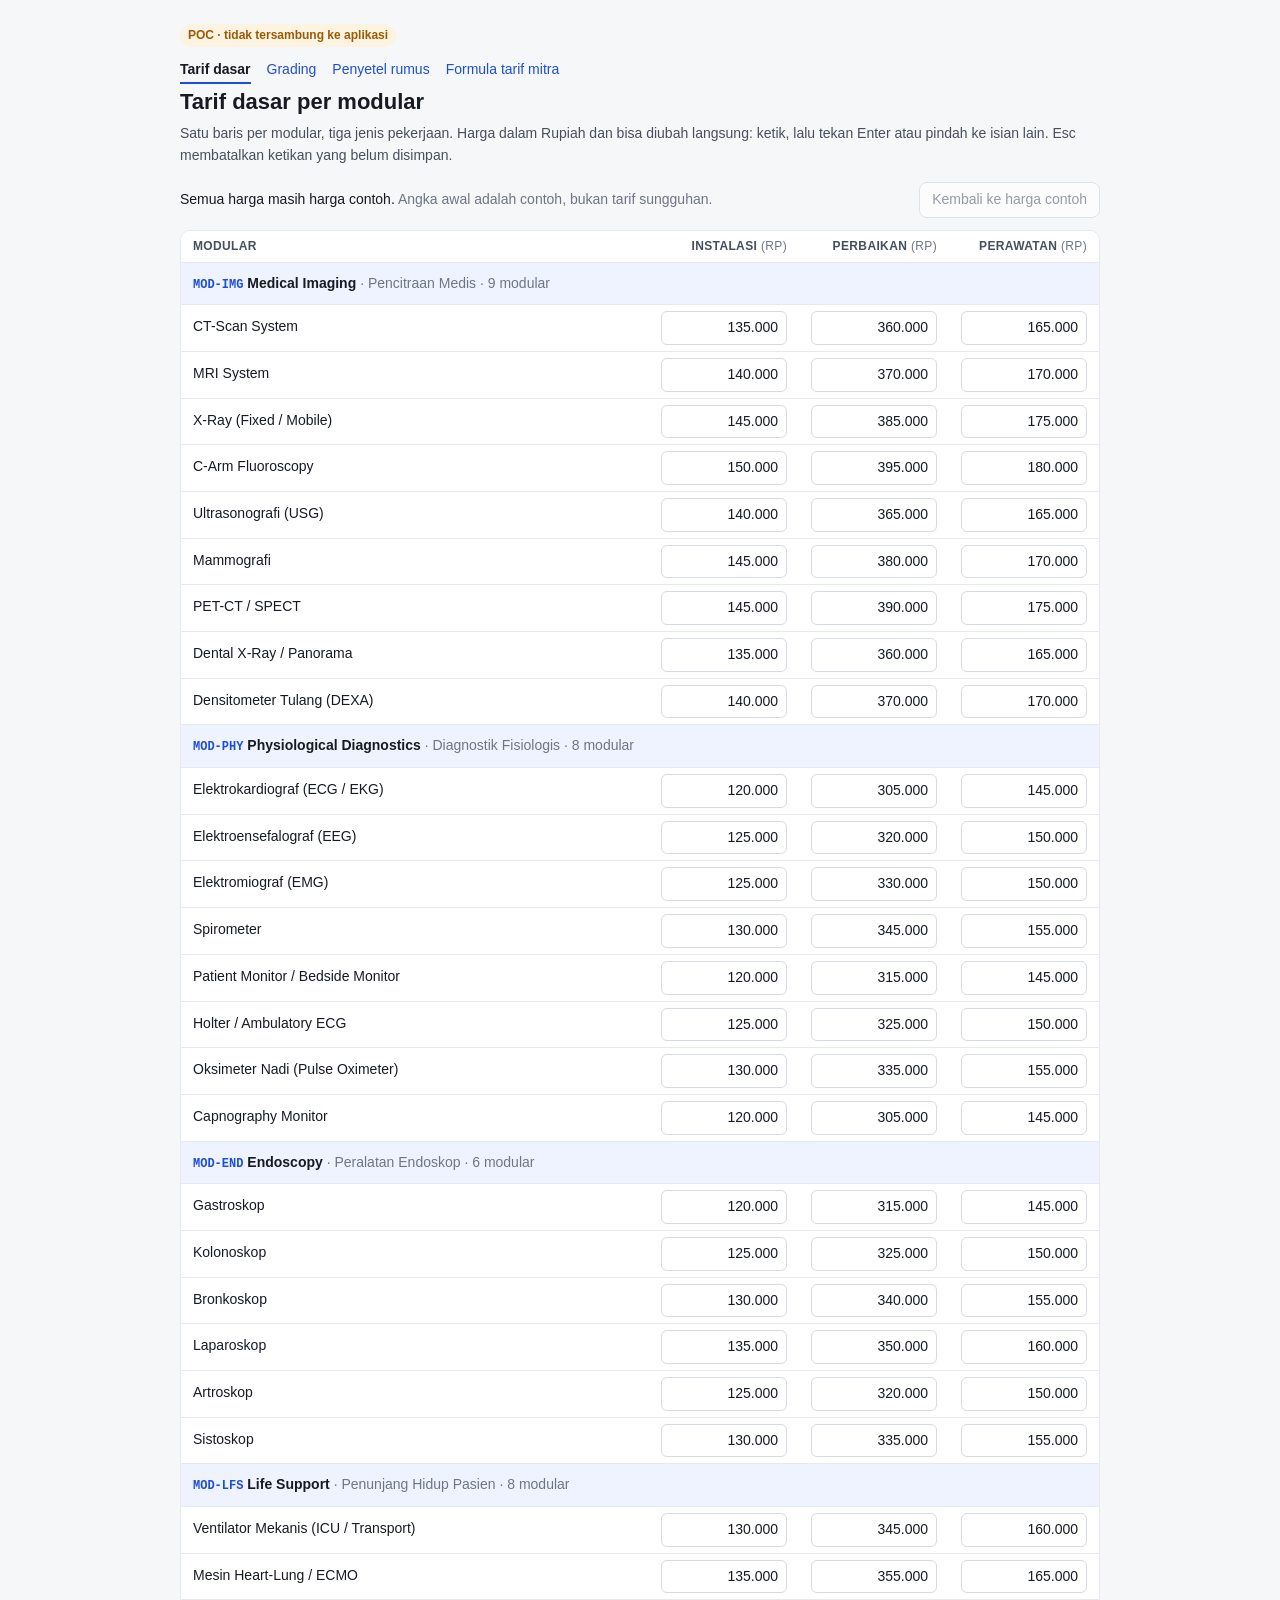
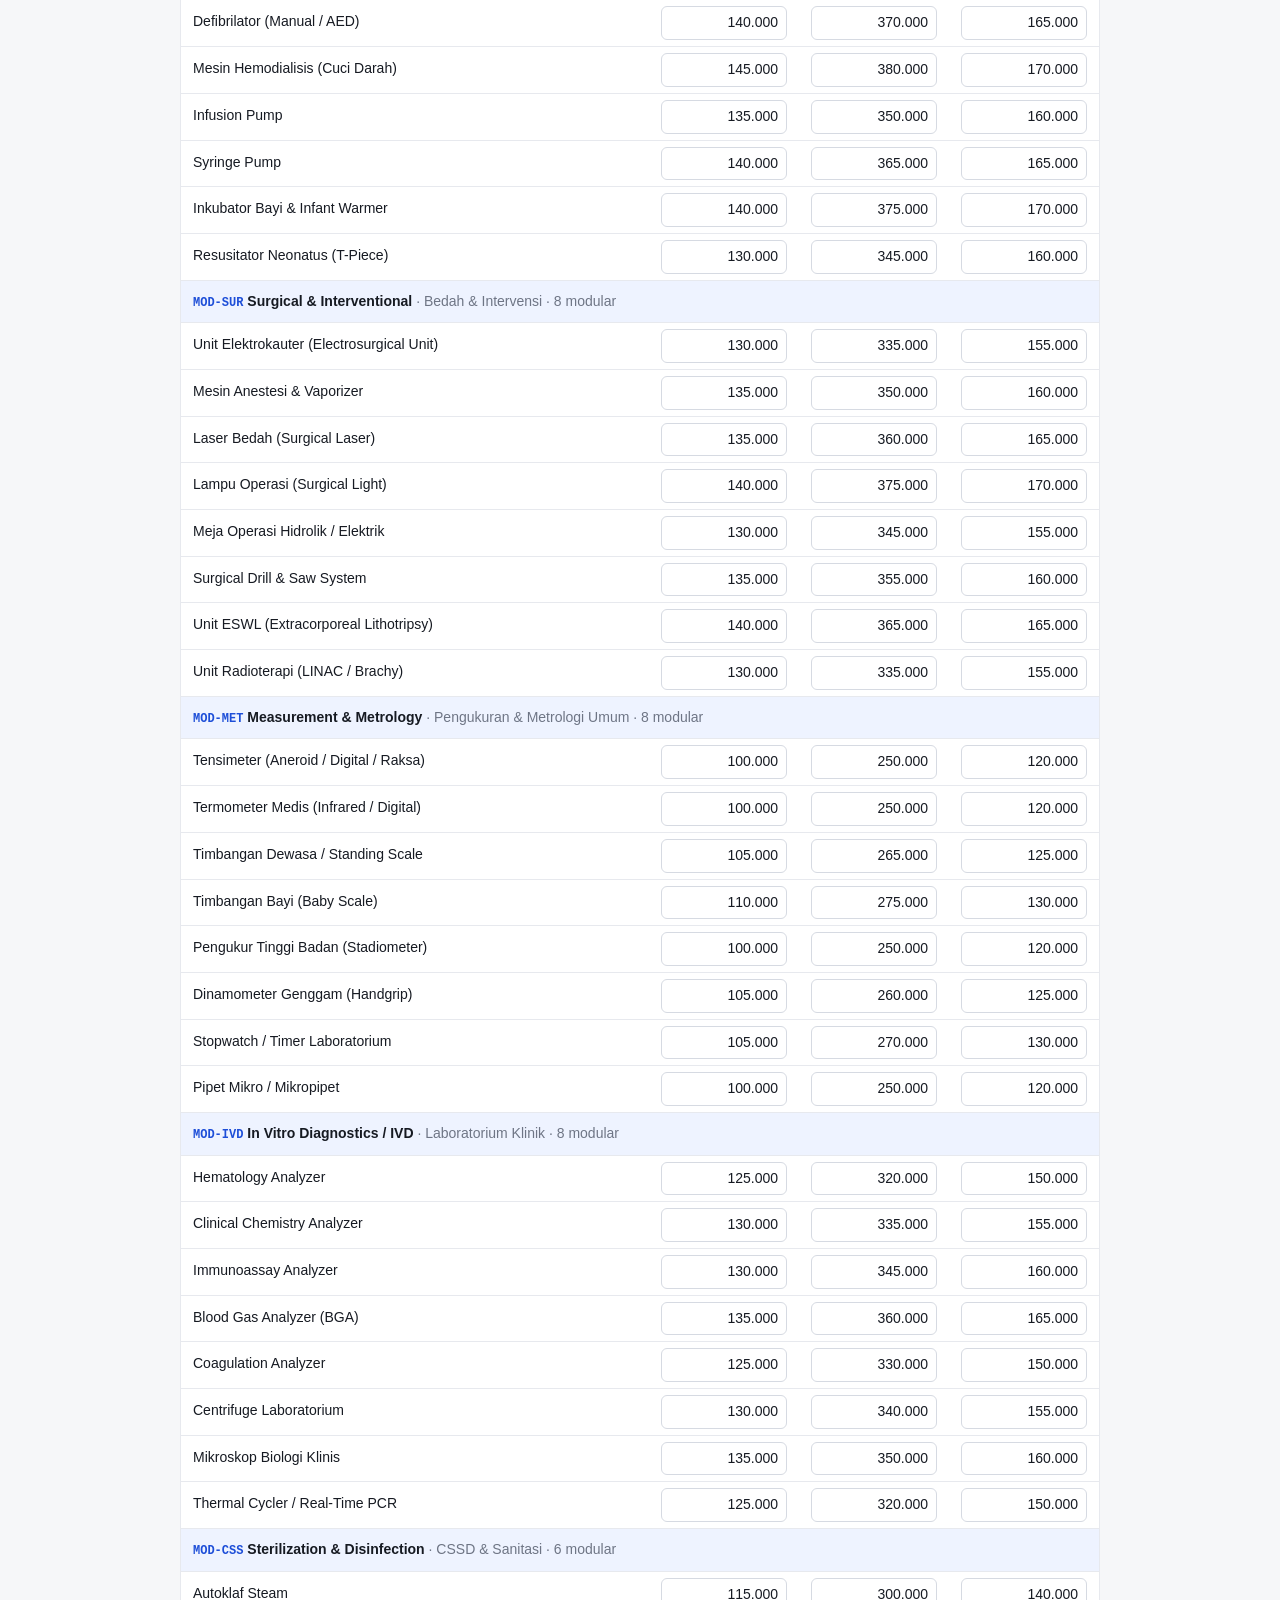
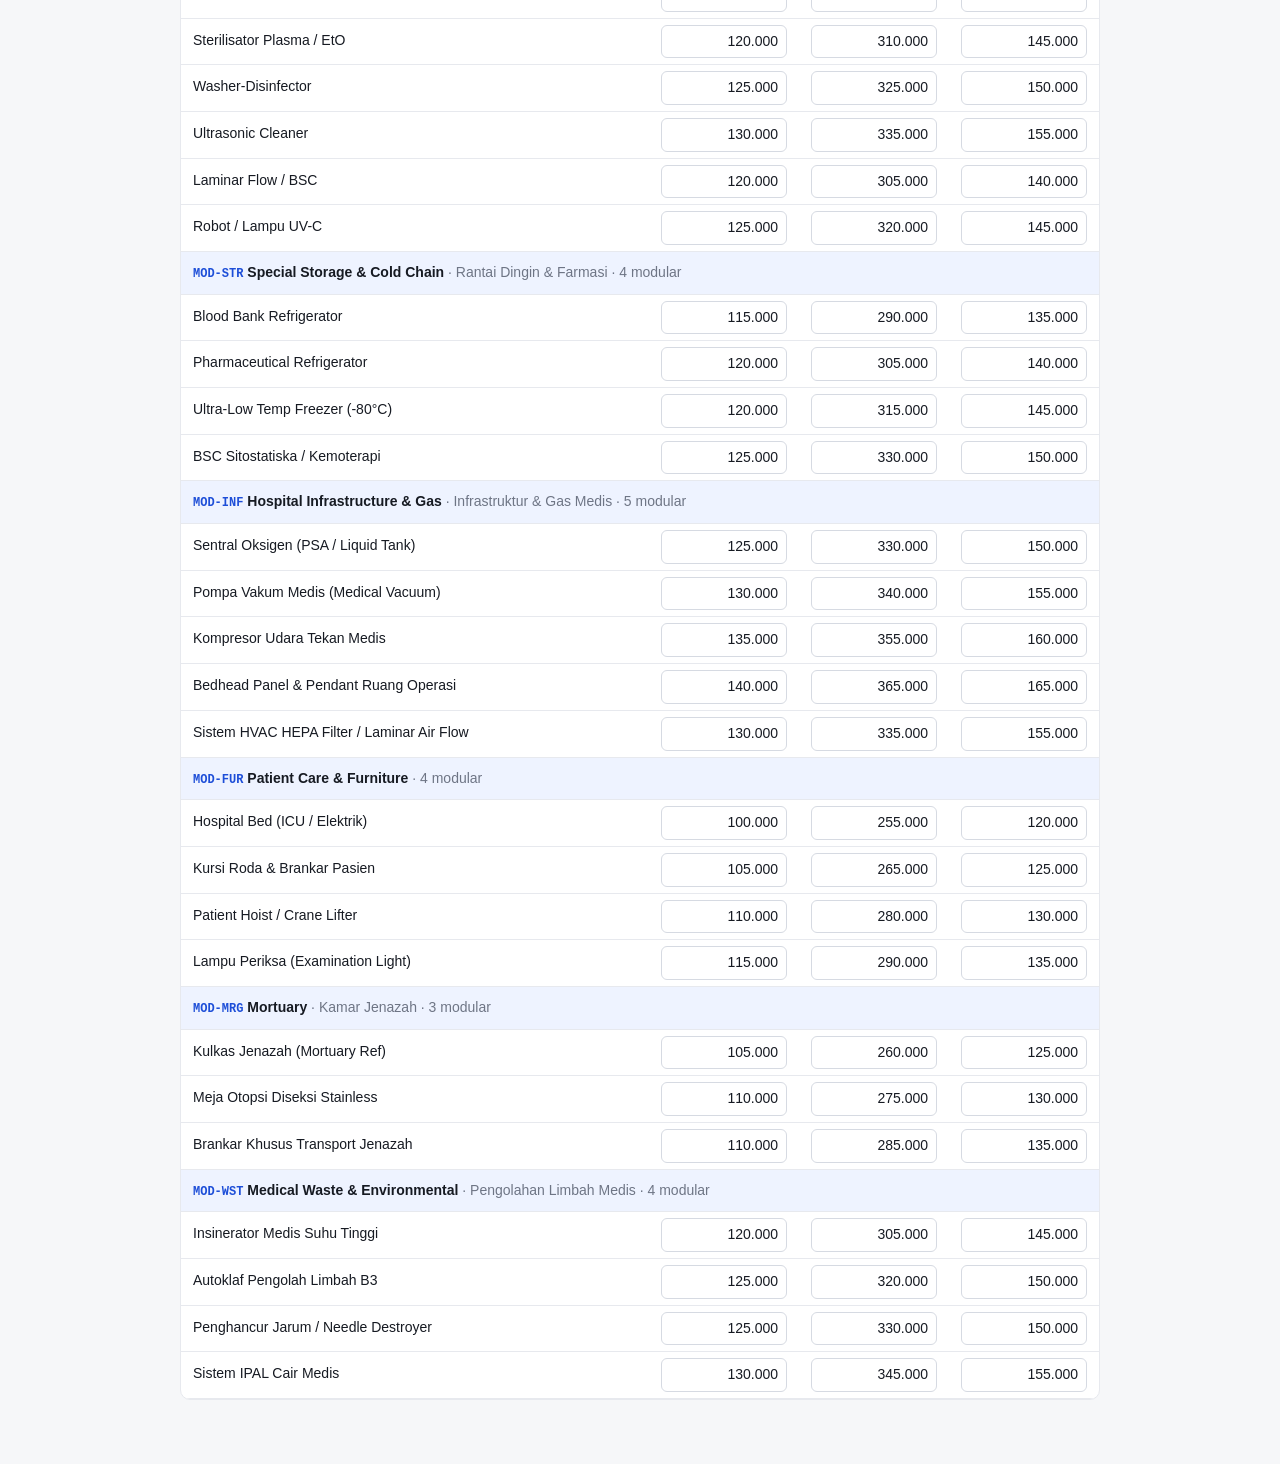
<file: index.html>
<!doctype html>
<html lang="id">
<head>
  <meta charset="utf-8">
  <meta name="robots" content="noindex, nofollow">
  <meta name="viewport" content="width=device-width, initial-scale=1">
  <title>NuKitu · POC tarif dasar per modular</title>
  <!--
    POC tarif (tiket 261027100801): tempat mencoba rumus tarif mitra tanpa
    menyentuh aplikasi utama, dashboard, atau servernya. Dibuka langsung dari
    berkas (file://): tanpa server, tanpa build, tanpa CDN. Skripnya skrip
    biasa, bukan modul — peramban menolak memuat modul dari file://.
  -->
  <link rel="stylesheet" href="app.css">
</head>
<body>
  <main class="halaman">
    <header class="kepala">
      <p class="label-poc">POC · tidak tersambung ke aplikasi</p>
      <nav class="nav" aria-label="Halaman POC">
        <a href="index.html" aria-current="page">Tarif dasar</a>
        <a href="grading.html">Grading</a>
        <a href="penyetel.html">Penyetel rumus</a>
        <a href="formula.html">Formula tarif mitra</a>
      </nav>
      <h1>Tarif dasar per modular</h1>
      <p class="pengantar">
        Satu baris per modular, tiga jenis pekerjaan. Harga dalam Rupiah dan
        bisa diubah langsung: ketik, lalu tekan Enter atau pindah ke isian lain.
        Esc membatalkan ketikan yang belum disimpan.
      </p>
    </header>

    <div id="aplikasi"></div>
    <noscript>Halaman ini butuh JavaScript.</noscript>
  </main>

  <script src="data.js"></script>
  <script src="penyimpanan.js"></script>
  <script src="harga.js"></script>
  <script src="app.js"></script>
</body>
</html>
</file>
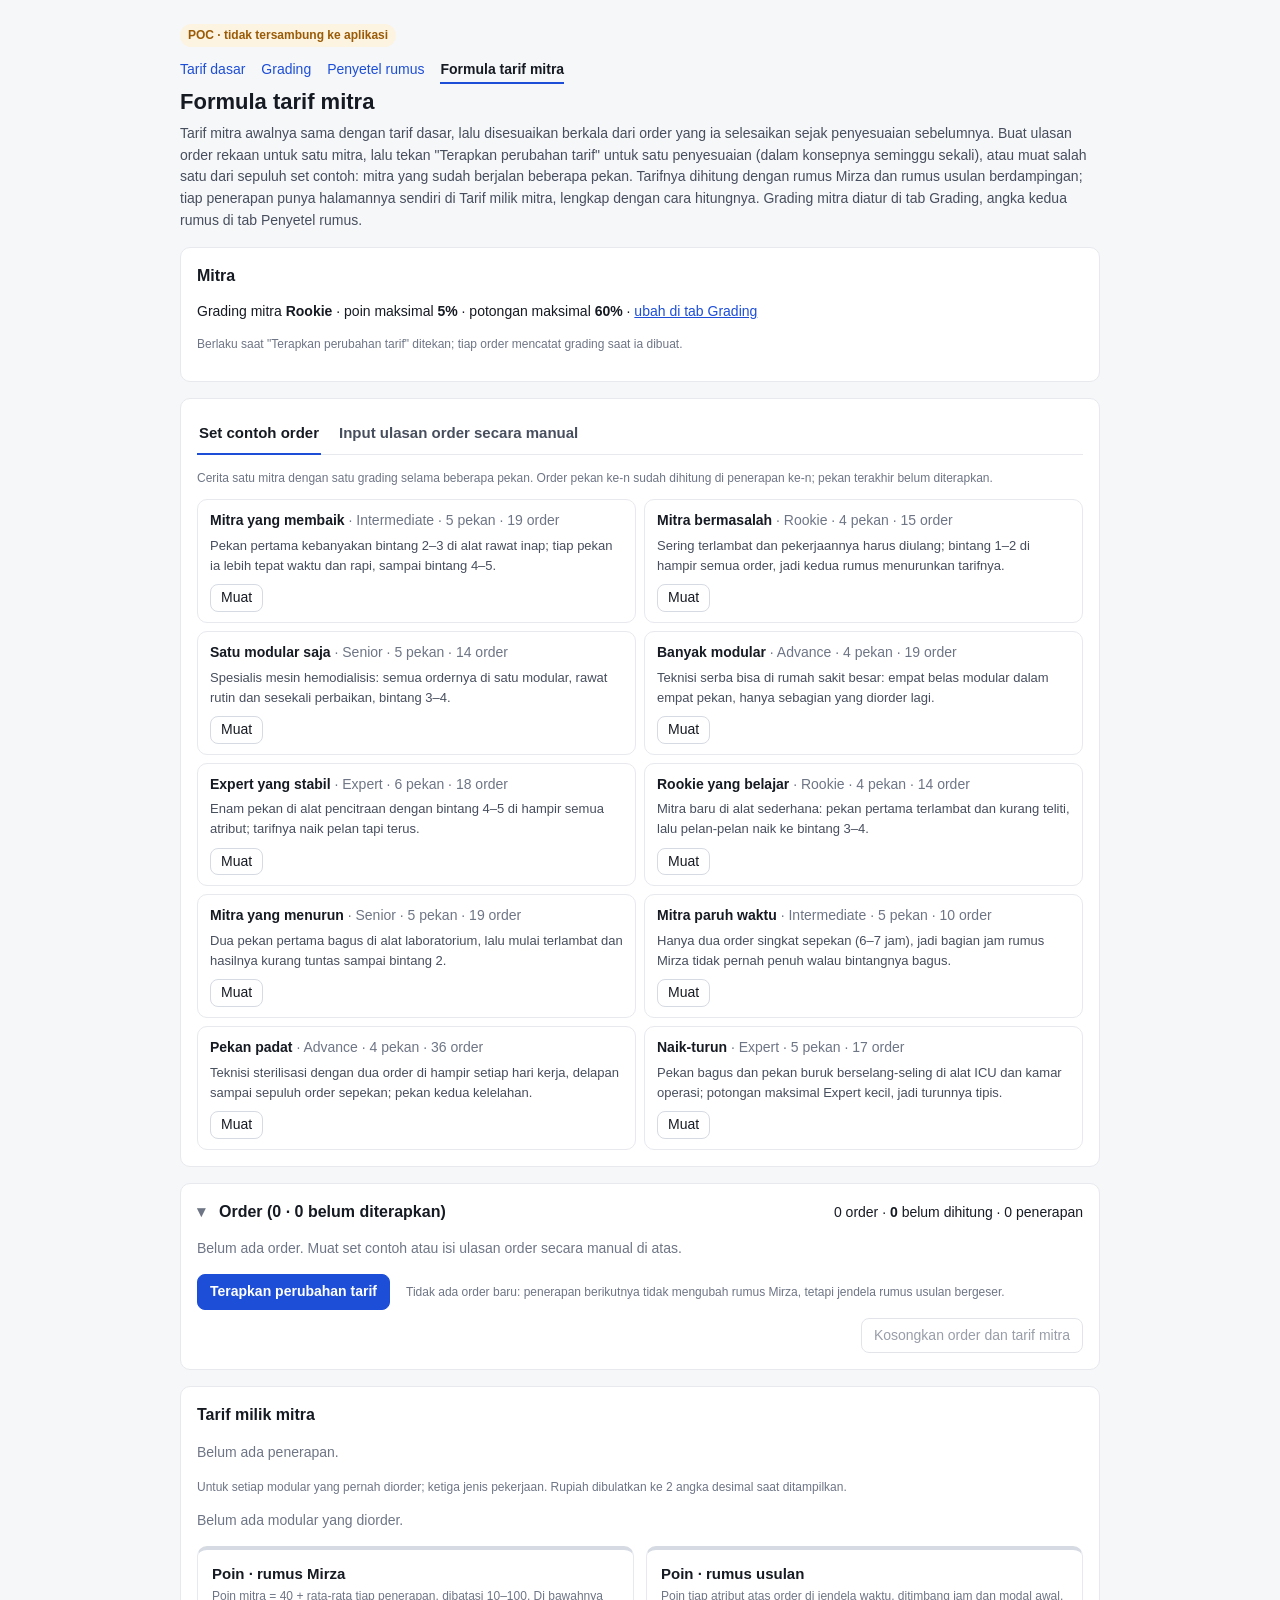
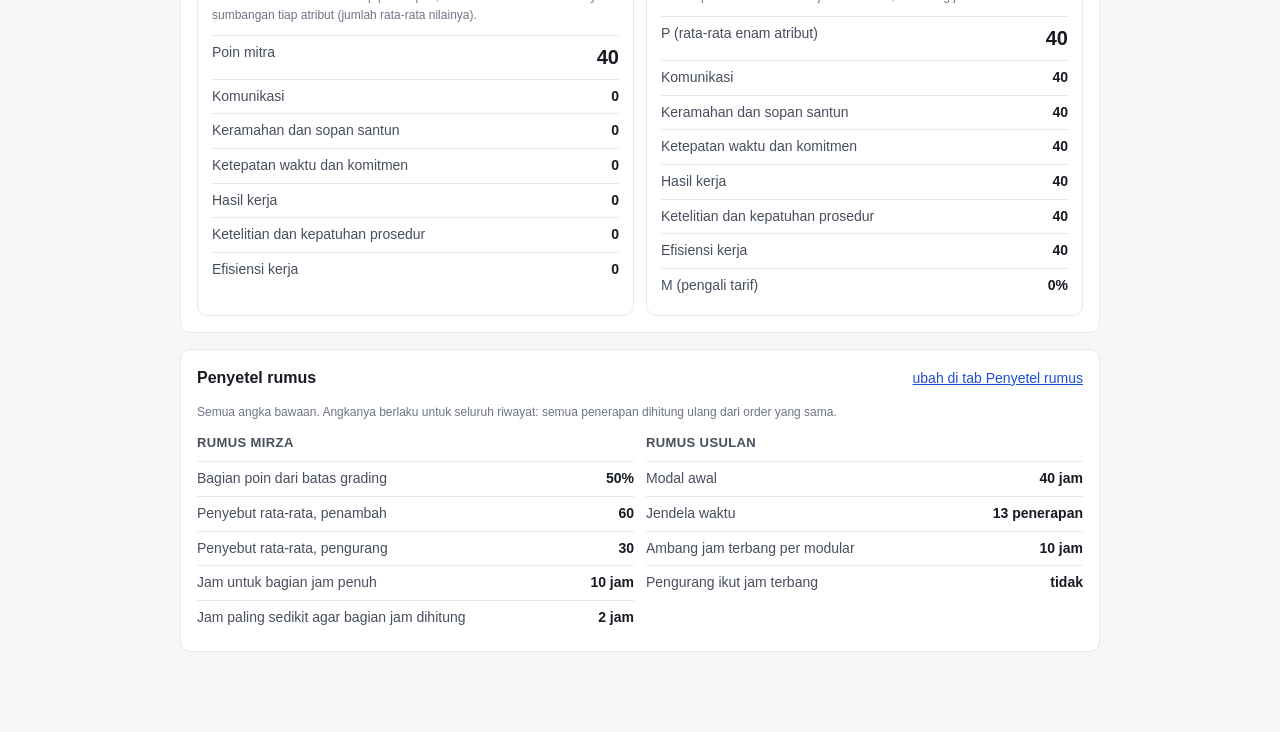
<file: formula.html>
<!doctype html>
<html lang="id">
<head>
  <meta charset="utf-8">
  <meta name="robots" content="noindex, nofollow">
  <meta name="viewport" content="width=device-width, initial-scale=1">
  <title>NuKitu · POC formula tarif mitra</title>
  <!--
    POC tab Formula tarif mitra (tiket 261030105302): order rekaan satu mitra,
    penyesuaian berkala ("Terapkan perubahan tarif"), dan tarif mitra menurut rumus
    Mirza dan rumus usulan berdampingan, dengan langkah hitungnya. Hitungannya
    di rumus.js, halamannya di formula.js. Tarif dasar dibaca lewat harga.js,
    batas grading lewat batas.js, grading mitra dan penyetel lewat
    pengaturan.js (diubah di tab Grading dan Penyetel rumus, tiket
    261030124701). Riwayat penerapan menyatu dengan Tarif milik mitra, tabel
    Order bisa dilipat dan disaring (tiket 261030134401). Tiap order punya
    hari ("Pekan n · Hari") dan ada sepuluh set contoh order di contoh.js
    (tiket 261030141201). Tabel Order, tabel Tarif milik mitra, dan kartu
    langkah hitung digulir di tempat (tiket 261030162901). Dibuka dari
    file://, tanpa server, build, atau CDN.
  -->
  <link rel="stylesheet" href="app.css">
</head>
<body>
  <main class="halaman">
    <header class="kepala">
      <p class="label-poc">POC · tidak tersambung ke aplikasi</p>
      <nav class="nav" aria-label="Halaman POC">
        <a href="index.html">Tarif dasar</a>
        <a href="grading.html">Grading</a>
        <a href="penyetel.html">Penyetel rumus</a>
        <a href="formula.html" aria-current="page">Formula tarif mitra</a>
      </nav>
      <h1>Formula tarif mitra</h1>
      <p class="pengantar">
        Tarif mitra awalnya sama dengan tarif dasar, lalu disesuaikan berkala
        dari order yang ia selesaikan sejak penyesuaian sebelumnya. Buat ulasan
        order rekaan untuk satu mitra, lalu tekan "Terapkan perubahan tarif" untuk
        satu penyesuaian (dalam konsepnya seminggu sekali), atau muat salah satu
        dari sepuluh set contoh: mitra yang sudah berjalan beberapa pekan. Tarifnya dihitung dengan rumus Mirza dan rumus usulan
        berdampingan; tiap penerapan punya halamannya sendiri di Tarif milik
        mitra, lengkap dengan cara hitungnya.
        Grading mitra diatur di tab Grading, angka kedua rumus di tab Penyetel
        rumus.
      </p>
    </header>

    <div id="formula"></div>
    <noscript>Halaman ini butuh JavaScript.</noscript>
  </main>

  <script src="data.js"></script>
  <script src="penyimpanan.js"></script>
  <script src="harga.js"></script>
  <script src="batas.js"></script>
  <script src="rumus.js"></script>
  <script src="pengaturan.js"></script>
  <script src="contoh.js"></script>
  <script src="formula.js"></script>
</body>
</html>
</file>
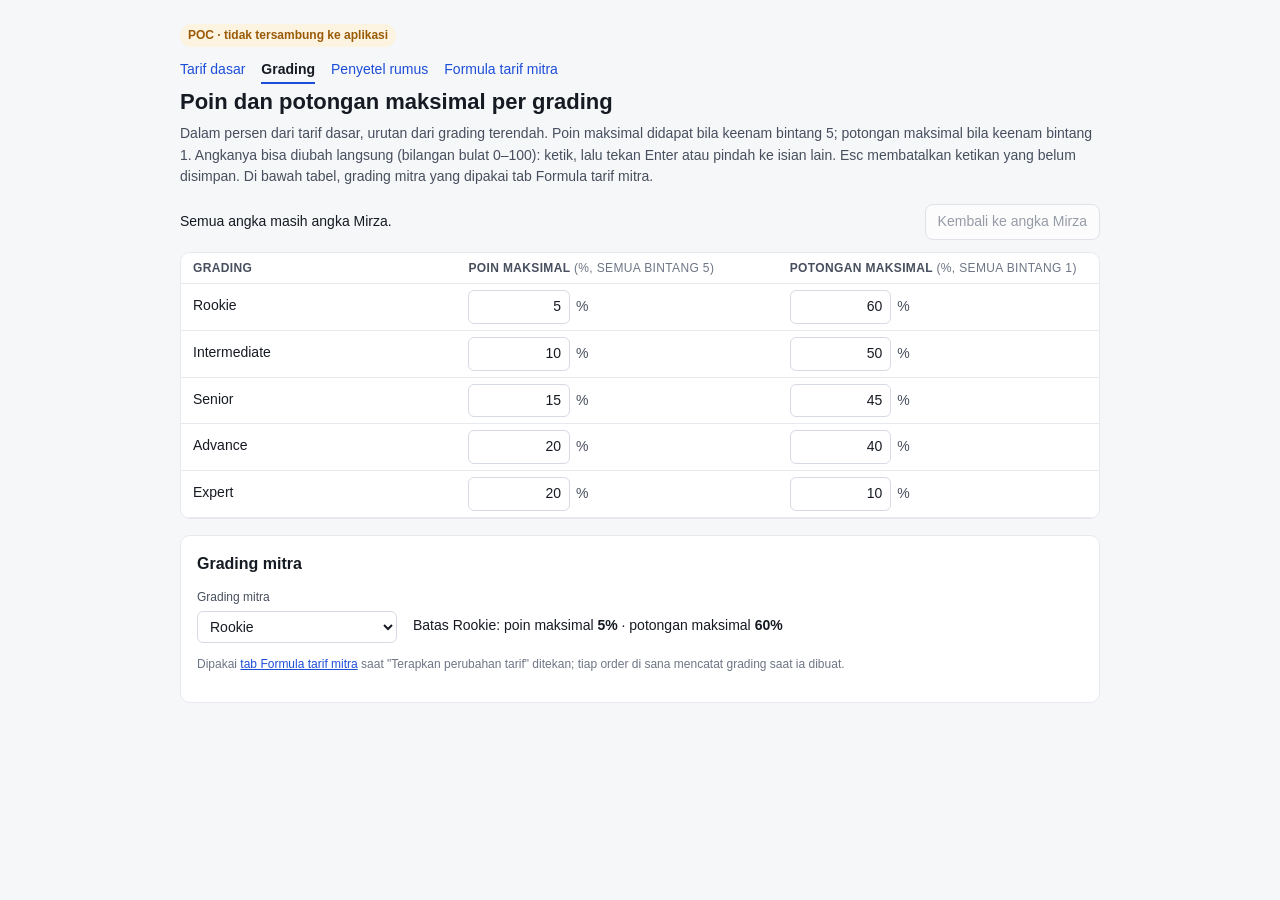
<file: grading.html>
<!doctype html>
<html lang="id">
<head>
  <meta charset="utf-8">
  <meta name="robots" content="noindex, nofollow">
  <meta name="viewport" content="width=device-width, initial-scale=1">
  <title>NuKitu · POC grading: poin dan potongan maksimal</title>
  <!--
    POC tab Grading (tiket 261028104601, dulu "Batas senioritas" di
    senioritas.html; jadi Grading di tiket 261030105301). Angka yang diubah di
    sini disimpan lewat batas.js. Di bawah tabel, grading mitra rekaan tab
    Formula tarif mitra (tiket 261030124701, disimpan lewat pengaturan.js).
    Dibuka dari file://, tanpa server, build, atau CDN. senioritas.html kini
    hanya meneruskan ke halaman ini.
  -->
  <link rel="stylesheet" href="app.css">
</head>
<body>
  <main class="halaman">
    <header class="kepala">
      <p class="label-poc">POC · tidak tersambung ke aplikasi</p>
      <nav class="nav" aria-label="Halaman POC">
        <a href="index.html">Tarif dasar</a>
        <a href="grading.html" aria-current="page">Grading</a>
        <a href="penyetel.html">Penyetel rumus</a>
        <a href="formula.html">Formula tarif mitra</a>
      </nav>
      <h1>Poin dan potongan maksimal per grading</h1>
      <p class="pengantar">
        Dalam persen dari tarif dasar, urutan dari grading terendah. Poin
        maksimal didapat bila keenam bintang 5; potongan maksimal bila keenam
        bintang 1. Angkanya bisa diubah langsung (bilangan bulat 0–100): ketik,
        lalu tekan Enter atau pindah ke isian lain. Esc membatalkan ketikan yang
        belum disimpan. Di bawah tabel, grading mitra yang dipakai tab Formula
        tarif mitra.
      </p>
    </header>

    <div id="batas"></div>
    <noscript>Halaman ini butuh JavaScript.</noscript>
  </main>

  <script src="data.js"></script>
  <script src="penyimpanan.js"></script>
  <script src="batas.js"></script>
  <script src="rumus.js"></script>
  <script src="pengaturan.js"></script>
  <script src="grading.js"></script>
</body>
</html>
</file>
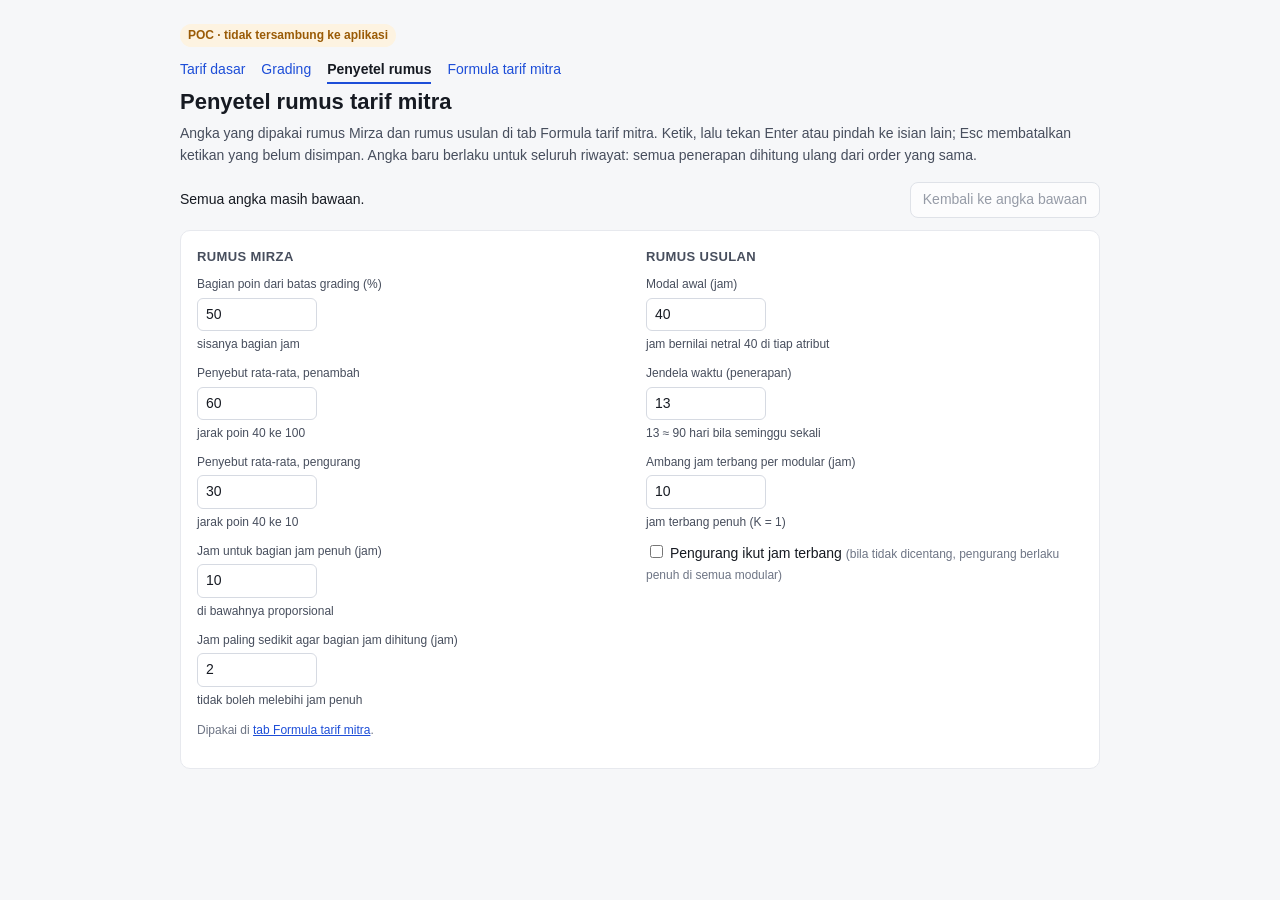
<file: penyetel.html>
<!doctype html>
<html lang="id">
<head>
  <meta charset="utf-8">
  <meta name="robots" content="noindex, nofollow">
  <meta name="viewport" content="width=device-width, initial-scale=1">
  <title>NuKitu · POC penyetel rumus tarif mitra</title>
  <!--
    POC tab Penyetel rumus (tiket 261030124701; sebelumnya satu bagian di tab
    Formula tarif mitra, tiket 261030105302). Angka yang diubah di sini
    disimpan lewat pengaturan.js dan dipakai tab Formula tarif mitra. Dibuka
    dari file://, tanpa server, build, atau CDN.
  -->
  <link rel="stylesheet" href="app.css">
</head>
<body>
  <main class="halaman">
    <header class="kepala">
      <p class="label-poc">POC · tidak tersambung ke aplikasi</p>
      <nav class="nav" aria-label="Halaman POC">
        <a href="index.html">Tarif dasar</a>
        <a href="grading.html">Grading</a>
        <a href="penyetel.html" aria-current="page">Penyetel rumus</a>
        <a href="formula.html">Formula tarif mitra</a>
      </nav>
      <h1>Penyetel rumus tarif mitra</h1>
      <p class="pengantar">
        Angka yang dipakai rumus Mirza dan rumus usulan di tab Formula tarif
        mitra. Ketik, lalu tekan Enter atau pindah ke isian lain; Esc
        membatalkan ketikan yang belum disimpan. Angka baru berlaku untuk
        seluruh riwayat: semua penerapan dihitung ulang dari order yang sama.
      </p>
    </header>

    <div id="penyetel"></div>
    <noscript>Halaman ini butuh JavaScript.</noscript>
  </main>

  <script src="data.js"></script>
  <script src="penyimpanan.js"></script>
  <script src="rumus.js"></script>
  <script src="pengaturan.js"></script>
  <script src="penyetel.js"></script>
</body>
</html>
</file>
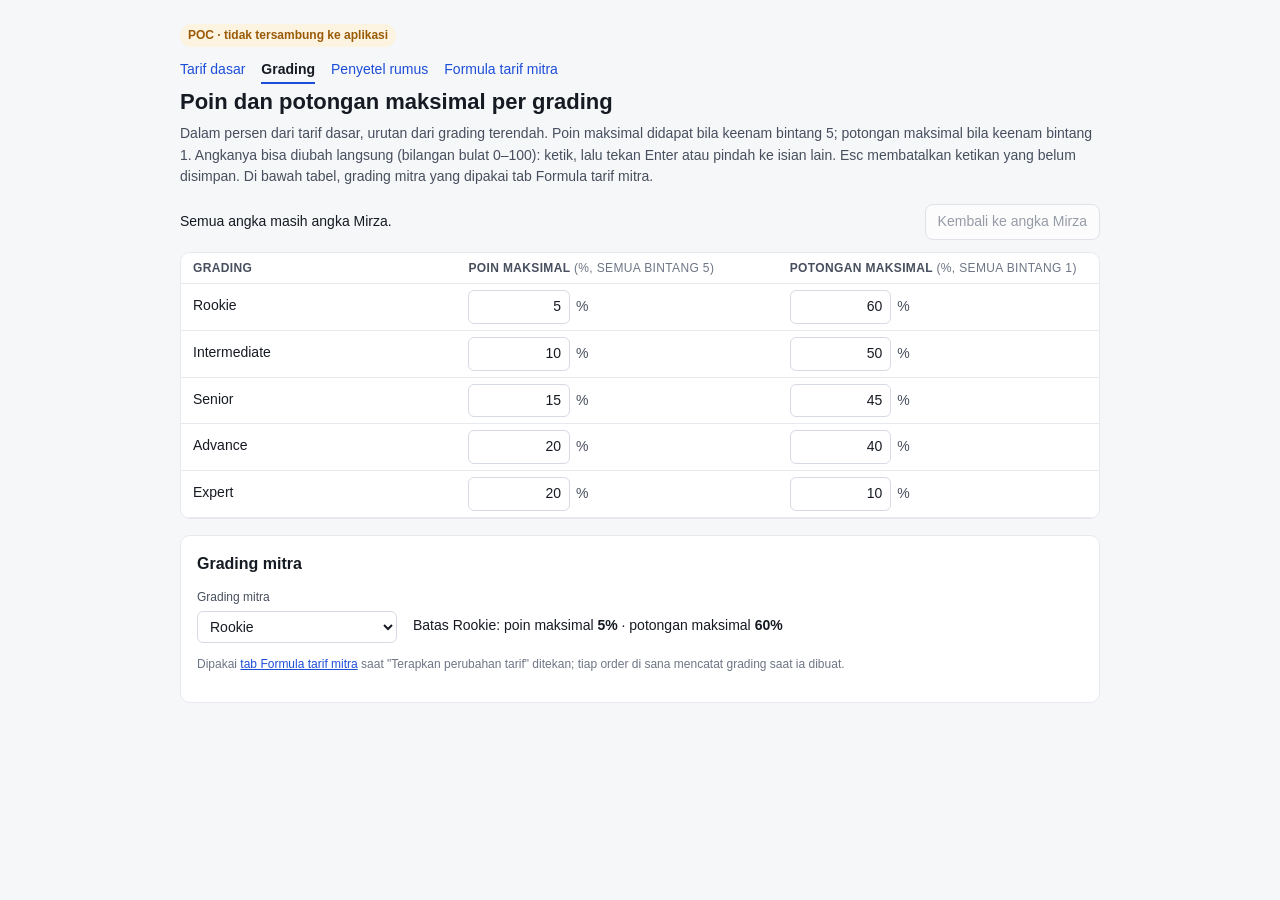
<file: senioritas.html>
<!doctype html>
<html lang="id">
<head>
  <meta charset="utf-8">
  <meta name="robots" content="noindex, nofollow">
  <title>NuKitu · POC grading</title>
  <!--
    Alamat lama tab "Batas senioritas". Sejak tiket 261030105301 tab itu
    bernama Grading, di grading.html; halaman ini hanya meneruskan supaya
    tautan atau penanda lama tidak berujung kosong. Tidak ada di menu.
  -->
  <meta http-equiv="refresh" content="0; url=grading.html">
  <script>location.replace('grading.html' + location.hash);</script>
</head>
<body>
  <p>Tab ini pindah ke <a href="grading.html">Grading</a>.</p>
</body>
</html>
</file>
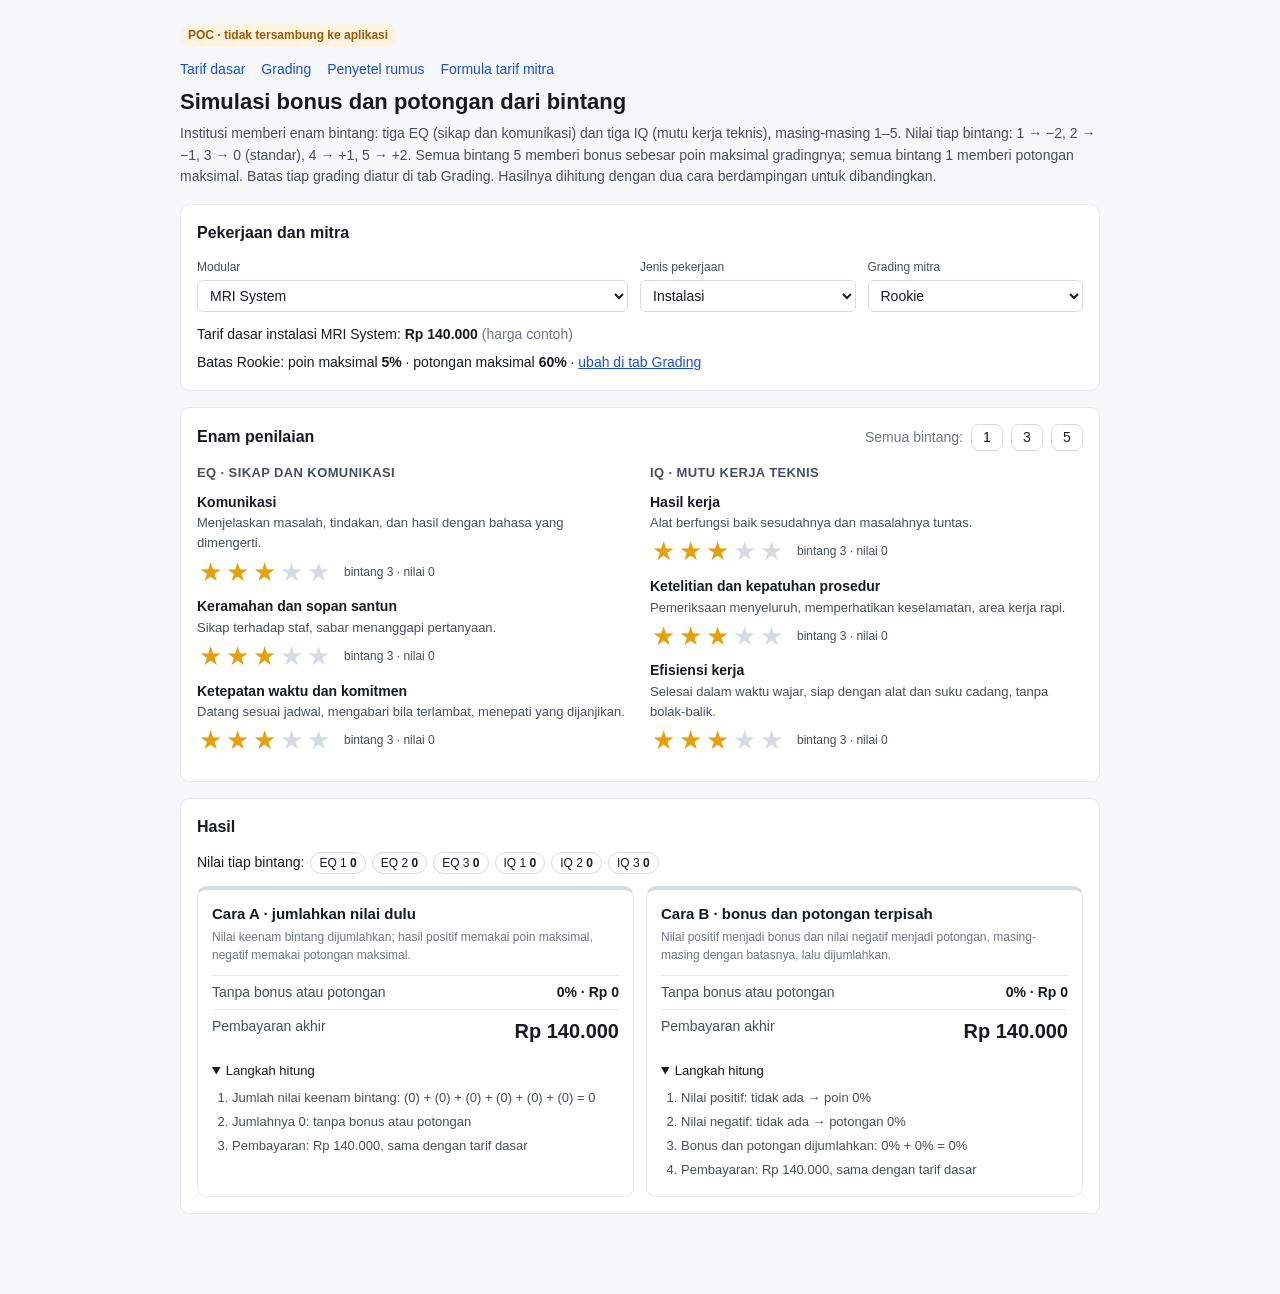
<file: simulasi.html>
<!doctype html>
<html lang="id">
<head>
  <meta charset="utf-8">
  <meta name="robots" content="noindex, nofollow">
  <meta name="viewport" content="width=device-width, initial-scale=1">
  <title>NuKitu · POC simulasi bonus bintang</title>
  <!--
    POC simulasi bonus dan potongan dari enam bintang EQ dan IQ (tiket
    261028095701). Tarif dasarnya dari tabel tarif dasar (index.html), termasuk
    harga yang diubah di sana (dibaca lewat harga.js); batas poin dan potongan
    dari tab Grading (grading.html, dibaca lewat batas.js, tiket
    261028104601). Dibuka dari file://, tanpa server, build, atau CDN.
    Sejak tiket 261030105301 halaman ini tidak lagi di menu (konsep bonus per
    order diganti penyesuaian tarif dasar per grading), tetapi tetap jalan bila
    dibuka lewat alamatnya; menunya pun tidak memuat dirinya.
  -->
  <link rel="stylesheet" href="app.css">
</head>
<body>
  <main class="halaman">
    <header class="kepala">
      <p class="label-poc">POC · tidak tersambung ke aplikasi</p>
      <nav class="nav" aria-label="Halaman POC">
        <a href="index.html">Tarif dasar</a>
        <a href="grading.html">Grading</a>
        <a href="penyetel.html">Penyetel rumus</a>
        <a href="formula.html">Formula tarif mitra</a>
      </nav>
      <h1>Simulasi bonus dan potongan dari bintang</h1>
      <p class="pengantar">
        Institusi memberi enam bintang: tiga EQ (sikap dan komunikasi) dan tiga
        IQ (mutu kerja teknis), masing-masing 1–5. Nilai tiap bintang:
        1 → −2, 2 → −1, 3 → 0 (standar), 4 → +1, 5 → +2. Semua bintang 5
        memberi bonus sebesar poin maksimal gradingnya; semua bintang 1 memberi
        potongan maksimal. Batas tiap grading diatur di tab Grading.
        Hasilnya dihitung dengan dua cara berdampingan untuk dibandingkan.
      </p>
    </header>

    <div id="simulasi"></div>
    <noscript>Halaman ini butuh JavaScript.</noscript>
  </main>

  <script src="data.js"></script>
  <script src="penyimpanan.js"></script>
  <script src="harga.js"></script>
  <script src="batas.js"></script>
  <script src="simulasi.js"></script>
</body>
</html>
</file>
<file: app.css>
/*
 * Gaya POC tarif (tiket 261027100801). CSS biasa, tanpa Tailwind dan tanpa
 * CDN: berkasnya dibuka dari file://. Warnanya mengikuti dashboard2 supaya
 * terasa satu keluarga, tapi tidak ada yang diimpor dari sana.
 *
 * Layar sempit (≤ 640px): tabel berubah jadi kartu per modular — nama di
 * atas, tiga isian harga berdampingan dengan labelnya sendiri.
 */
:root {
  --latar: #f6f7f9;
  --kartu: #ffffff;
  --garis: #e7e9ee;
  --garis-2: #d6dae2;
  --teks: #161a22;
  --teks-2: #474e5d;
  --redup: #6e7585;
  --merek: #1d4ed8;
  --merek-lembut: #eef3ff;
  --peringatan: #9a5b06;
  --peringatan-lembut: #fdf3e1;
  --buruk: #b42330;
  --buruk-lembut: #fdecee;
  --sudut: 10px;
  color-scheme: light;
}

* { box-sizing: border-box; }
html, body { margin: 0; }
body {
  background: var(--latar);
  color: var(--teks);
  font: 14px/1.55 -apple-system, BlinkMacSystemFont, "Segoe UI", "Helvetica Neue", Roboto, Arial, sans-serif;
  -webkit-font-smoothing: antialiased;
}
button, input { font: inherit; color: inherit; }

.halaman { max-width: 960px; margin: 0 auto; padding: 24px 20px 64px; }

.kepala h1 { margin: 2px 0 6px; font-size: 22px; line-height: 1.3; }
.label-poc {
  display: inline-block; margin: 0; padding: 2px 8px; border-radius: 999px;
  background: var(--peringatan-lembut); color: var(--peringatan);
  font-size: 12px; font-weight: 600;
}
.pengantar { margin: 0 0 16px; color: var(--teks-2); } /* selebar halaman (tiket 261030124701) */
.redup { color: var(--redup); font-weight: 400; }

/* Bar status dan tombol kembali ke contoh */
.bar {
  display: flex; flex-wrap: wrap; align-items: center; justify-content: space-between; gap: 8px 16px;
  margin: 0 0 12px;
}
.status { margin: 0; }
.bar-aksi { display: flex; align-items: center; gap: 8px; }
.tanya { display: inline-flex; flex-wrap: wrap; align-items: center; gap: 6px; }
.tombol {
  padding: 6px 12px; border: 1px solid var(--garis-2); border-radius: 8px;
  background: var(--kartu); cursor: pointer;
}
.tombol:hover:not(:disabled) { border-color: var(--merek); color: var(--merek); }
.tombol:disabled { color: var(--redup); cursor: not-allowed; opacity: .7; }
.tombol-bahaya { border-color: var(--buruk); color: var(--buruk); }
.tombol-bahaya:hover:not(:disabled) { background: var(--buruk-lembut); border-color: var(--buruk); color: var(--buruk); }
.peringatan {
  margin: 0 0 12px; padding: 8px 12px; border-radius: 8px;
  background: var(--peringatan-lembut); color: var(--peringatan);
}

/* Tabel */
.bungkus-tabel {
  background: var(--kartu); border: 1px solid var(--garis); border-radius: var(--sudut); overflow: hidden;
}
.tarif { width: 100%; border-collapse: collapse; }
.tarif th, .tarif td { padding: 6px 12px; border-bottom: 1px solid var(--garis); text-align: left; vertical-align: top; }
.tarif thead th {
  position: sticky; top: 0; z-index: 1; background: var(--kartu);
  font-size: 12px; text-transform: uppercase; letter-spacing: .03em; color: var(--teks-2);
}
.tarif .kolom-harga { width: 150px; text-align: right; }
.tarif tbody th[scope="row"] { font-weight: 500; padding-top: 11px; }
.baris-kategori th { background: var(--merek-lembut); font-weight: 600; padding-top: 10px; padding-bottom: 10px; }
.kode { font-family: ui-monospace, SFMono-Regular, Menlo, monospace; font-size: 12px; color: var(--merek); }

.tarif input {
  width: 100%; padding: 5px 8px; border: 1px solid var(--garis-2); border-radius: 6px;
  background: var(--kartu); text-align: right; font-variant-numeric: tabular-nums;
}
.tarif input:focus { outline: 2px solid var(--merek); outline-offset: -1px; border-color: var(--merek); }
.tarif td.diubah input { background: var(--merek-lembut); border-color: var(--merek); }
.tarif input[aria-invalid="true"] { border-color: var(--buruk); background: var(--buruk-lembut); }
.galat { margin: 4px 0 0; color: var(--buruk); font-size: 12px; line-height: 1.4; text-align: left; }

@media (max-width: 640px) {
  .halaman { padding: 16px 12px 48px; }
  .kepala h1 { font-size: 19px; }
  .bungkus-tabel { background: none; border: 0; border-radius: 0; overflow: visible; }
  .tarif, .tarif tbody { display: block; }
  .tarif thead { display: none; }
  .tarif tr {
    display: grid; grid-template-columns: repeat(3, minmax(0, 1fr)); gap: 4px 8px;
    margin: 0 0 8px; padding: 10px; border: 1px solid var(--garis); border-radius: var(--sudut);
    background: var(--kartu);
  }
  .tarif th, .tarif td { display: block; padding: 0; border: 0; }
  .tarif tbody th[scope="row"] { grid-column: 1 / -1; padding: 0 0 2px; }
  .tarif td::before {
    content: attr(data-jenis); display: block; margin-bottom: 2px;
    font-size: 11px; color: var(--teks-2); text-transform: uppercase; letter-spacing: .03em;
  }
  .tarif tr.baris-kategori {
    display: block; margin: 16px 0 8px; padding: 8px 10px; border-color: transparent;
    background: var(--merek-lembut);
  }
  .baris-kategori th { padding: 0; background: none; }
}

/* --------------------------------------------------------------------------
 * Navigasi antarhalaman POC dan simulasi bonus bintang (tiket 261028095701;
 * simulasi tidak di menu sejak 261030105301).
 * Layar lebar: dua cara hasil berdampingan; ≤ 640px: bertumpuk.
 * ------------------------------------------------------------------------ */
.nav { display: flex; flex-wrap: wrap; gap: 4px 16px; margin: 10px 0 4px; }
.nav a { color: var(--merek); text-decoration: none; padding: 2px 0; border-bottom: 2px solid transparent; }
.nav a:hover { border-bottom-color: var(--garis-2); }
.nav a[aria-current="page"] { color: var(--teks); font-weight: 600; border-bottom-color: var(--merek); }

.sr {
  position: absolute; width: 1px; height: 1px; padding: 0; margin: -1px;
  overflow: hidden; clip: rect(0 0 0 0); white-space: nowrap; border: 0;
}
.kecil { font-size: 12px; }

.panel {
  margin: 0 0 16px; padding: 16px; background: var(--kartu);
  border: 1px solid var(--garis); border-radius: var(--sudut);
}
.panel h2 { margin: 0 0 12px; font-size: 16px; }
.panel h3 { margin: 0 0 8px; font-size: 13px; text-transform: uppercase; letter-spacing: .03em; color: var(--teks-2); }
.judul-baris { display: flex; flex-wrap: wrap; align-items: baseline; justify-content: space-between; gap: 6px 12px; margin: 0 0 12px; }
.judul-baris h2 { margin: 0; }
.tombol-kecil { padding: 2px 10px; min-width: 32px; }

/* Pekerjaan */
.pilih-pekerjaan { display: grid; grid-template-columns: minmax(0, 2fr) minmax(0, 1fr) minmax(0, 1fr); gap: 10px 12px; }
.isian-pilih { display: flex; flex-direction: column; gap: 4px; min-width: 0; }
.isian-pilih > span { font-size: 12px; color: var(--teks-2); }
.isian-pilih select {
  width: 100%; padding: 6px 8px; border: 1px solid var(--garis-2); border-radius: 6px;
  background: var(--kartu); font: inherit; color: inherit;
}
.isian-pilih select:focus { outline: 2px solid var(--merek); outline-offset: -1px; border-color: var(--merek); }
.tarif-dasar { margin: 12px 0 0; }
.tarif-dasar b { font-variant-numeric: tabular-nums; }
.tanda-diubah {
  display: inline-block; padding: 0 6px; border-radius: 999px;
  background: var(--merek-lembut); color: var(--merek); font-size: 12px; font-weight: 600;
}
.panel .peringatan { margin: 10px 0 0; }

/* Penilaian */
.kelompok-penilaian { display: grid; grid-template-columns: repeat(2, minmax(0, 1fr)); gap: 12px 20px; }
.penilaian { margin: 0 0 10px; padding: 0; border: 0; min-width: 0; }
.penilaian legend { padding: 0; font-weight: 600; }
.penjelasan { margin: 0 0 4px; color: var(--teks-2); font-size: 13px; }
.baris-bintang { display: flex; flex-wrap: wrap; align-items: center; gap: 4px 12px; }
.bintang { display: inline-flex; position: relative; }
.bintang input { position: absolute; opacity: 0; width: 1px; height: 1px; margin: 0; pointer-events: none; }
.bintang label {
  cursor: pointer; padding: 0 2px; font-size: 26px; line-height: 1.1; color: var(--garis-2);
  border-radius: 6px; user-select: none;
}
.bintang label.nyala { color: #e5a00d; }
.bintang label:hover { color: #f0b93a; }
.bintang input:focus-visible + label { outline: 2px solid var(--merek); outline-offset: 1px; }
.nilai-bintang { font-size: 12px; color: var(--teks-2); font-variant-numeric: tabular-nums; }

/* Hasil */
.deret-nilai { margin: 0 0 12px; display: flex; flex-wrap: wrap; align-items: center; gap: 4px 6px; }
.chip {
  display: inline-block; padding: 1px 8px; border-radius: 999px; border: 1px solid var(--garis-2);
  font-size: 12px; white-space: nowrap; font-variant-numeric: tabular-nums;
}
.chip.naik { border-color: #9ed3b0; background: #eaf7ef; color: #17663a; }
.chip.turun { border-color: #f1b7bd; background: var(--buruk-lembut); color: var(--buruk); }
.dua-cara { display: grid; grid-template-columns: repeat(2, minmax(0, 1fr)); gap: 12px; }
.kartu-hasil {
  min-width: 0; padding: 12px 14px; border: 1px solid var(--garis); border-radius: var(--sudut);
  border-top-width: 4px;
}
.kartu-hasil.naik { border-top-color: #2f9e5c; }
.kartu-hasil.turun { border-top-color: var(--buruk); }
.kartu-hasil.tetap { border-top-color: var(--garis-2); }
.kartu-hasil h3 { text-transform: none; letter-spacing: 0; font-size: 15px; color: var(--teks); margin: 0 0 2px; }
.kartu-hasil > p { margin: 0 0 10px; }
.angka { margin: 0; }
.angka > div { display: flex; flex-wrap: wrap; justify-content: space-between; gap: 2px 12px; padding: 6px 0; border-top: 1px solid var(--garis); }
.angka dt { color: var(--teks-2); }
.angka dd { margin: 0; font-weight: 600; font-variant-numeric: tabular-nums; }
.naik [data-persen], .naik [data-besar] { color: #17663a; }
.turun [data-persen], .turun [data-besar] { color: var(--buruk); }
.angka .bayar dd { font-size: 20px; }
.langkah { margin: 8px 0 0; font-size: 13px; color: var(--teks-2); }
.langkah summary { cursor: pointer; color: var(--teks); font-weight: 500; }
.langkah ol { margin: 6px 0 0; padding-left: 20px; }
.langkah li { margin: 0 0 4px; overflow-wrap: anywhere; font-variant-numeric: tabular-nums; }

/* Batas grading yang sedang dipilih, di simulasi (tiket 261028104601) */
.batas-pilihan { margin: 6px 0 0; }
.batas-pilihan b { font-variant-numeric: tabular-nums; }
.batas-pilihan a { color: var(--merek); white-space: nowrap; }

@media (max-width: 640px) {
  .panel { padding: 12px; }
  .pilih-pekerjaan, .kelompok-penilaian, .dua-cara { grid-template-columns: minmax(0, 1fr); }
}

/* --------------------------------------------------------------------------
 * Tab Grading (tiket 261028104601, dulu Batas senioritas). Memakai tabel
 * `.tarif`; di layar sempit tiap grading jadi kartu dengan dua isian berdampingan.
 * ------------------------------------------------------------------------ */
/* Selebar halaman seperti paragraf pengantar (tiket 261030133101): dua kolom
   angka berbagi sisa lebar sama rata; isiannya tetap selebar tiga angka. */
.batas-ubah .kolom-harga { width: 35%; text-align: left; }
.isian-persen { display: flex; align-items: center; gap: 6px; max-width: 120px; }
.isian-persen > span { color: var(--teks-2); }
.asal { margin: 4px 0 0; color: var(--merek); font-size: 12px; line-height: 1.4; }
.asal:empty { display: none; }

@media (max-width: 640px) {
  .batas-ubah tr { grid-template-columns: repeat(2, minmax(0, 1fr)); }
  .isian-persen { max-width: none; }
}

/* --------------------------------------------------------------------------
 * Tab Formula tarif mitra (tiket 261030105302). Tabel order dan tarif mitra
 * memakai `.tarif`; di layar sempit tiap baris jadi kartu dengan label per
 * kolom (`data-jenis`). Langkah hitung dua rumus berdampingan (`.dua-cara`),
 * bertumpuk di layar sempit.
 * ------------------------------------------------------------------------ */
.baris-mitra { display: flex; flex-wrap: wrap; align-items: flex-end; gap: 8px 16px; }
.baris-mitra .isian-pilih { width: 200px; }
.baris-mitra .batas-pilihan { margin: 0 0 6px; }
.ulasan-bintang { margin: 14px 0 4px; }
.ulasan-bintang .penilaian { margin-bottom: 6px; }
.bar-kiri { flex-wrap: wrap; margin-top: 4px; }
.tombol-utama { background: var(--merek); border-color: var(--merek); color: #fff; font-weight: 600; }
.tombol-utama:hover:not(:disabled) { background: #1a43bb; color: #fff; }
.bar-order { margin: 12px 0 0; justify-content: flex-start; }
.bar-order .bar-aksi { margin-left: auto; }
.tabel-order td, .tabel-tarif-mitra td { padding-top: 10px; padding-bottom: 10px; }
.tabel-order tbody th[scope="row"] { padding-top: 10px; }
/* Warna baris per penerapan, berselang-seling (tiket 261030124701): ganjil
   abu-abu seperti sebelumnya, genap sedikit lebih gelap; yang belum dihitung
   putih dengan garis biru di kiri. Tabel tarif mitra memakai dua warna yang
   sama per modular (tiket 261030134401). */
.tabel-order tr.penerapan-ganjil, .tabel-tarif-mitra tr.modular-ganjil { background: #fafbfc; }
.tabel-order tr.penerapan-genap, .tabel-tarif-mitra tr.modular-genap { background: #eceff3; }
.tabel-order tr.belum > th[scope="row"] { box-shadow: inset 3px 0 0 var(--merek); }
.angka-rapat { font-family: ui-monospace, SFMono-Regular, Menlo, monospace; font-size: 13px; white-space: nowrap; }
.tanda-sudah {
  display: inline-block; padding: 0 8px; border-radius: 999px; white-space: nowrap;
  background: #eaf7ef; color: #17663a; font-size: 12px; font-weight: 600;
}
.tabel-tarif-mitra td { text-align: right; font-variant-numeric: tabular-nums; }
.tabel-tarif-mitra .selisih { display: block; font-size: 12px; color: var(--redup); }
.tabel-tarif-mitra td.naik .selisih { color: #17663a; }
.tabel-tarif-mitra td.turun .selisih { color: var(--buruk); }
.poin-dua { margin-top: 12px; }
.tautan-tab { color: var(--merek); white-space: nowrap; }
.daftar-penyetel dd { text-align: right; }
.daftar-penyetel .diubah dt, .daftar-penyetel .diubah dd { color: var(--merek); }
.panel-mitra { margin-top: 16px; }
.panel-mitra a, #penyetel .panel a { color: var(--merek); }
.penerapan { margin: 12px 0 0; border: 1px solid var(--garis); border-radius: var(--sudut); } /* jarak sama dengan .poin-dua (tiket 261030134401) */
.penerapan > summary { cursor: pointer; padding: 8px 12px; font-weight: 500; font-variant-numeric: tabular-nums; }
.penerapan[open] > summary { border-bottom: 1px solid var(--garis); }
.penerapan > .dua-cara { padding: 12px; }
.penerapan > p { margin: 8px 12px 0; }
/* Tabel Order bisa dilipat dan disaring; riwayat menyatu dengan Tarif milik
   mitra (tiket 261030134401). */
.tombol-lipat {
  display: inline-flex; align-items: baseline; gap: 6px; padding: 0; border: 0;
  background: none; font: inherit; color: inherit; cursor: pointer; text-align: left;
}
.tombol-lipat:hover { color: var(--merek); }
.tombol-lipat:focus-visible { outline: 2px solid var(--merek); outline-offset: 2px; border-radius: 4px; }
.panah-lipat { display: inline-block; width: 1em; color: var(--redup); }
.saring-order { display: flex; flex-wrap: wrap; gap: 6px; margin: 0 0 10px; }
.saring-order [aria-pressed="true"] { background: var(--merek-lembut); border-color: var(--merek); color: var(--merek); font-weight: 600; }
.daftar-penerapan {
  position: relative; max-height: 15rem; overflow-y: auto; list-style: none;
  margin: 0 0 12px; padding: 0; border: 1px solid var(--garis); border-radius: var(--sudut);
}
.daftar-penerapan li + li { border-top: 1px solid var(--garis); }
.pilih-penerapan {
  display: block; width: 100%; padding: 6px 12px; border: 0; background: var(--kartu);
  font: inherit; font-size: 13px; text-align: left; font-variant-numeric: tabular-nums; cursor: pointer;
}
.pilih-penerapan:hover { color: var(--merek); }
.pilih-penerapan:focus-visible { outline: 2px solid var(--merek); outline-offset: -2px; }
.pilih-penerapan[aria-current="true"] { background: var(--merek-lembut); color: var(--merek); font-weight: 600; box-shadow: inset 3px 0 0 var(--merek); }
.ringkas-penerapan { margin: 0 0 6px; font-weight: 600; font-variant-numeric: tabular-nums; }
.daftar-langkah { margin: 4px 0 0; padding-left: 20px; font-size: 13px; color: var(--teks-2); }
.daftar-langkah li { margin: 0 0 6px; overflow-wrap: anywhere; font-variant-numeric: tabular-nums; }
.daftar-langkah ul { margin: 4px 0 0; padding-left: 16px; list-style: disc; }
.daftar-langkah ul li { margin-bottom: 2px; }
.kisi-penyetel { display: grid; gap: 10px; }
.isian-penyetel input {
  width: 120px; padding: 5px 8px; border: 1px solid var(--garis-2); border-radius: 6px;
  background: var(--kartu); font-variant-numeric: tabular-nums;
}
.isian-penyetel input:focus { outline: 2px solid var(--merek); outline-offset: -1px; border-color: var(--merek); }
.isian-penyetel.diubah input { background: var(--merek-lembut); border-color: var(--merek); }
.isian-penyetel input[aria-invalid="true"] { border-color: var(--buruk); background: var(--buruk-lembut); }
.isian-penyetel .galat { margin: 0; }
.isian-centang { display: block; }
.isian-centang.diubah { color: var(--merek); }

/* Dua tab cara menambah order (tiket 261030141201): Set contoh order dan
   Input ulasan order secara manual; tab terpilih bergaris biru di bawah. */
.daftar-tab { display: flex; flex-wrap: wrap; gap: 4px 16px; margin: 0 0 14px; border-bottom: 1px solid var(--garis); }
.tab {
  margin: 0 0 -1px; padding: 6px 2px 8px; border: 0; border-bottom: 2px solid transparent;
  background: none; font: inherit; font-size: 15px; font-weight: 600; color: var(--teks-2); cursor: pointer; text-align: left;
}
.tab:hover { color: var(--merek); }
.tab[aria-selected="true"] { color: var(--teks); border-bottom-color: var(--merek); }
.tab:focus-visible { outline: 2px solid var(--merek); outline-offset: 2px; border-radius: 4px; }
.panel-isi-tab > div > :first-child { margin-top: 0; }

/* Sepuluh set contoh order (tiket 261030141201): dua kolom di layar lebar. */
.daftar-set {
  display: grid; grid-template-columns: repeat(2, minmax(0, 1fr)); gap: 8px;
  list-style: none; margin: 0; padding: 0;
}
.set-contoh {
  display: flex; flex-direction: column; gap: 4px; padding: 10px 12px;
  border: 1px solid var(--garis); border-radius: var(--sudut);
}
.set-contoh p { margin: 0; }
.set-kalimat { color: var(--teks-2); font-size: 13px; }
.set-aksi { margin-top: auto; padding-top: 4px; }
.daftar-set + .status { margin-top: 10px; }

@media (max-width: 640px) {
  .daftar-set { grid-template-columns: minmax(0, 1fr); }
  /* Hari menambah satu kolom: Status mendapat barisnya sendiri supaya tandanya tidak keluar kartu. */
  .tabel-order td[data-kolom="status"] { grid-column: 1 / -1; }
  .baris-mitra .isian-pilih { width: 100%; }
  .bar-order .bar-aksi { margin-left: 0; }
  .tabel-order tbody th[scope="row"], .tabel-tarif-mitra tbody th[scope="row"] { padding-top: 0; }
  .tabel-order td, .tabel-tarif-mitra td { padding: 0; }
  .tabel-order tr.belum { border-left: 3px solid var(--merek); }
  .tabel-order tr.belum > th[scope="row"] { box-shadow: none; }
  .tabel-tarif-mitra td { text-align: left; }
  .angka-rapat { white-space: normal; }
  .penerapan > .dua-cara { padding: 8px; }
}

/* --------------------------------------------------------------------------
 * Bagian panjang digulir di tempat (tiket 261030162901): tabel Order, tabel
 * Tarif milik mitra, dan daftar langkah di kartu Rumus Mirza/Rumus usulan
 * tingginya terbatas; isinya digulir di dalam bagiannya, halaman tetap pendek.
 * Wadah gulirnya `.gulir` (bisa difokus papan ketik), jadi judul kolom tabel
 * menempel di atas wadah itu, bukan di atas halaman. Garis bawah judul kolom
 * digambar dengan bayangan karena garis tabel `collapse` tidak ikut menempel.
 * ------------------------------------------------------------------------ */
.bungkus-tabel.gulir { max-height: min(28rem, 70vh); overflow: auto; }
.gulir-langkah { max-height: min(22rem, 60vh); overflow-y: auto; overflow-x: hidden; }
.gulir:focus-visible { outline: 2px solid var(--merek); outline-offset: 2px; }
.gulir .tarif thead th { box-shadow: inset 0 -1px 0 var(--garis-2); }

@media (max-width: 640px) {
  /* Kartu per baris tetap di dalam wadah bergaris yang digulir sendiri. */
  .bungkus-tabel.gulir {
    max-height: 70vh; overflow-x: hidden; overflow-y: auto; padding: 8px 8px 0;
    border: 1px solid var(--garis); border-radius: var(--sudut); background: var(--latar);
  }
  /* Tiga kolom harga berbagi lebar kartu; lebar tetap 150px dari tabel lebar
     membuat kolom ketiga keluar kartu di ±375px. */
  .tabel-tarif-mitra .kolom-harga { width: auto; min-width: 0; overflow-wrap: anywhere; }
}
</file>
